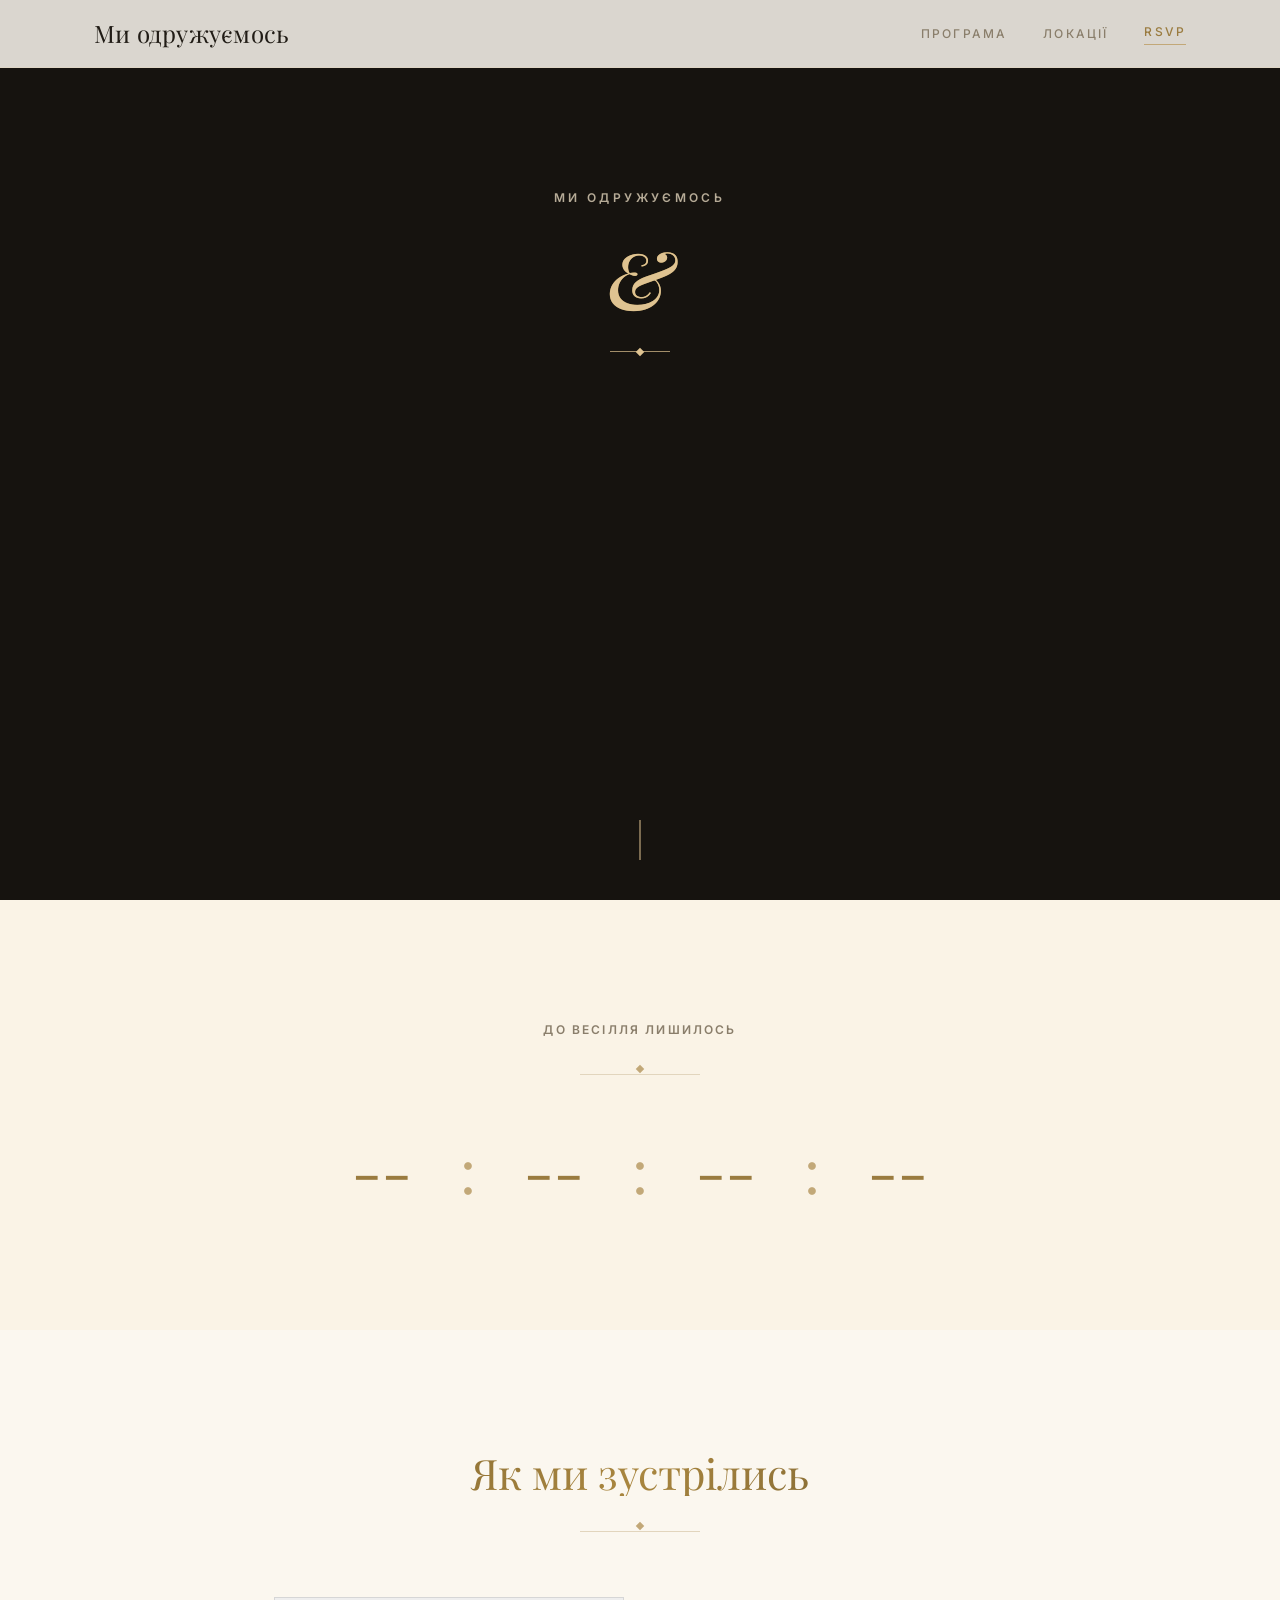
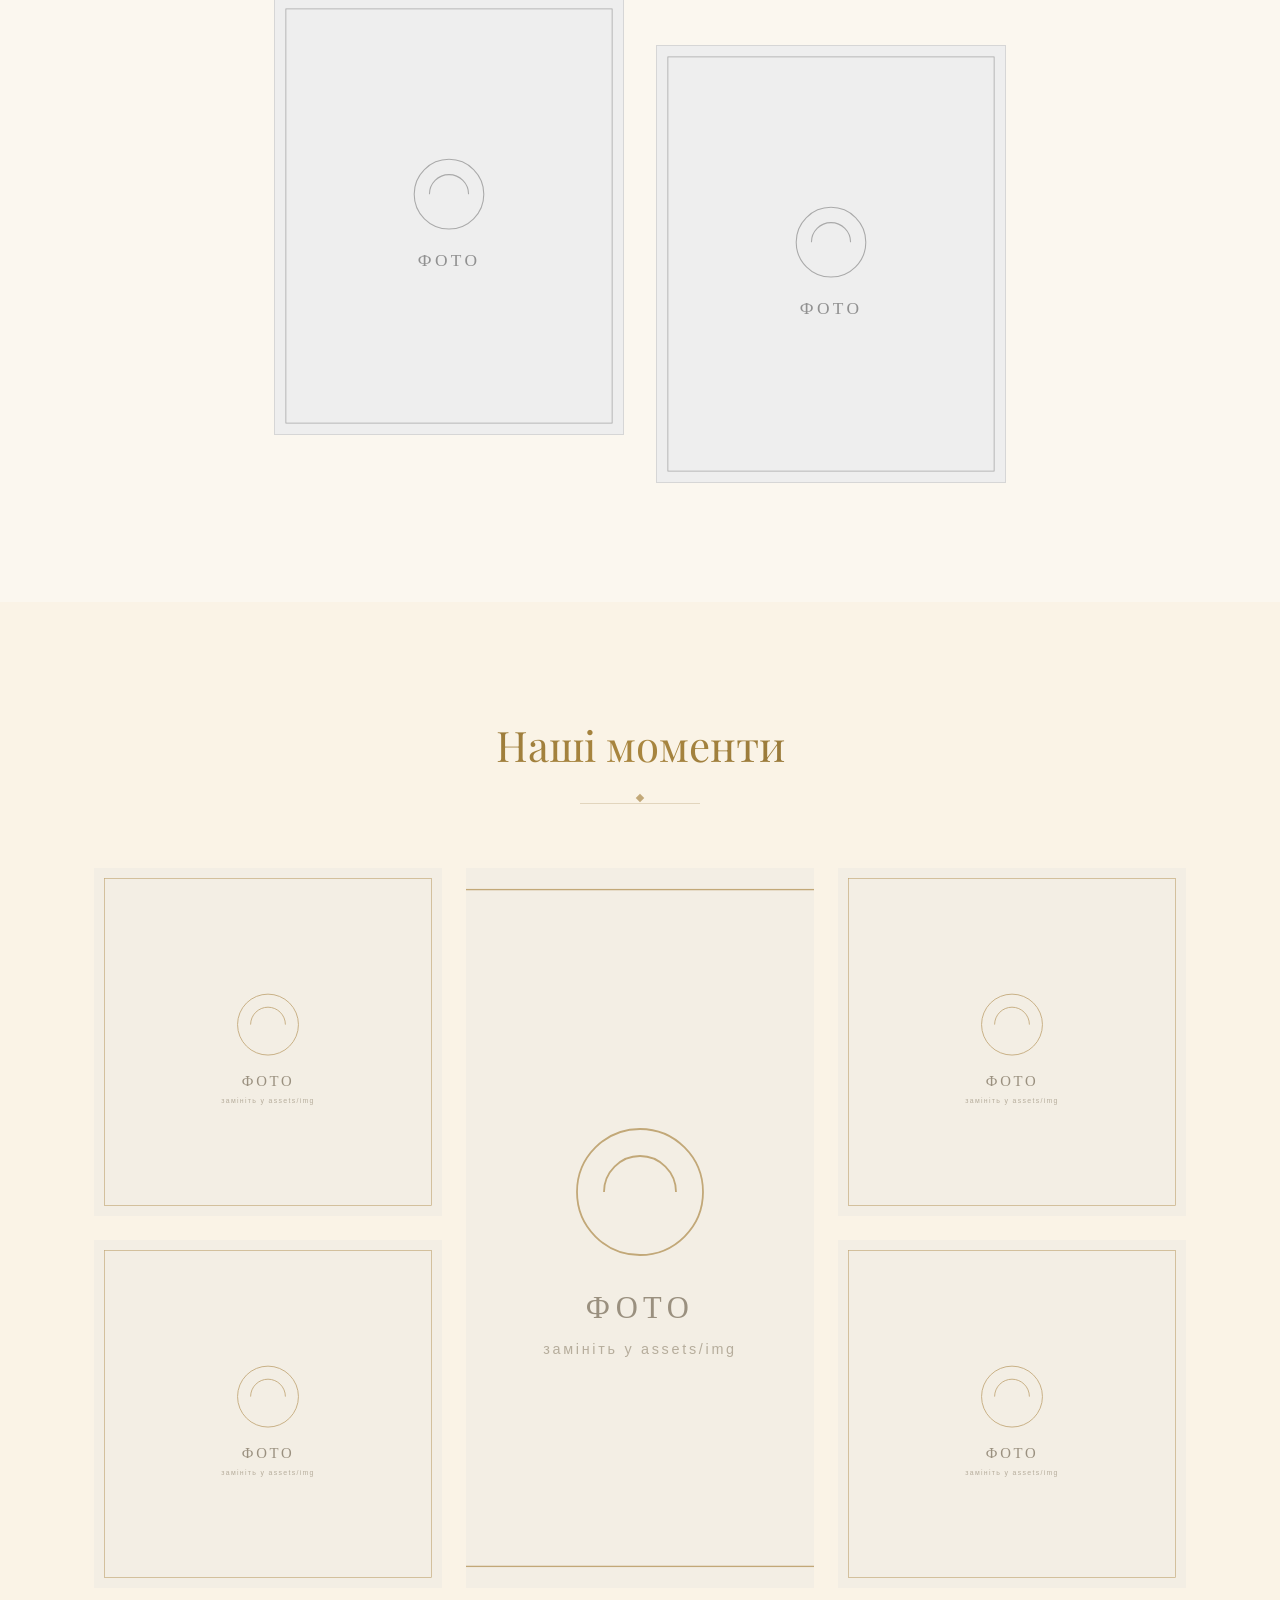
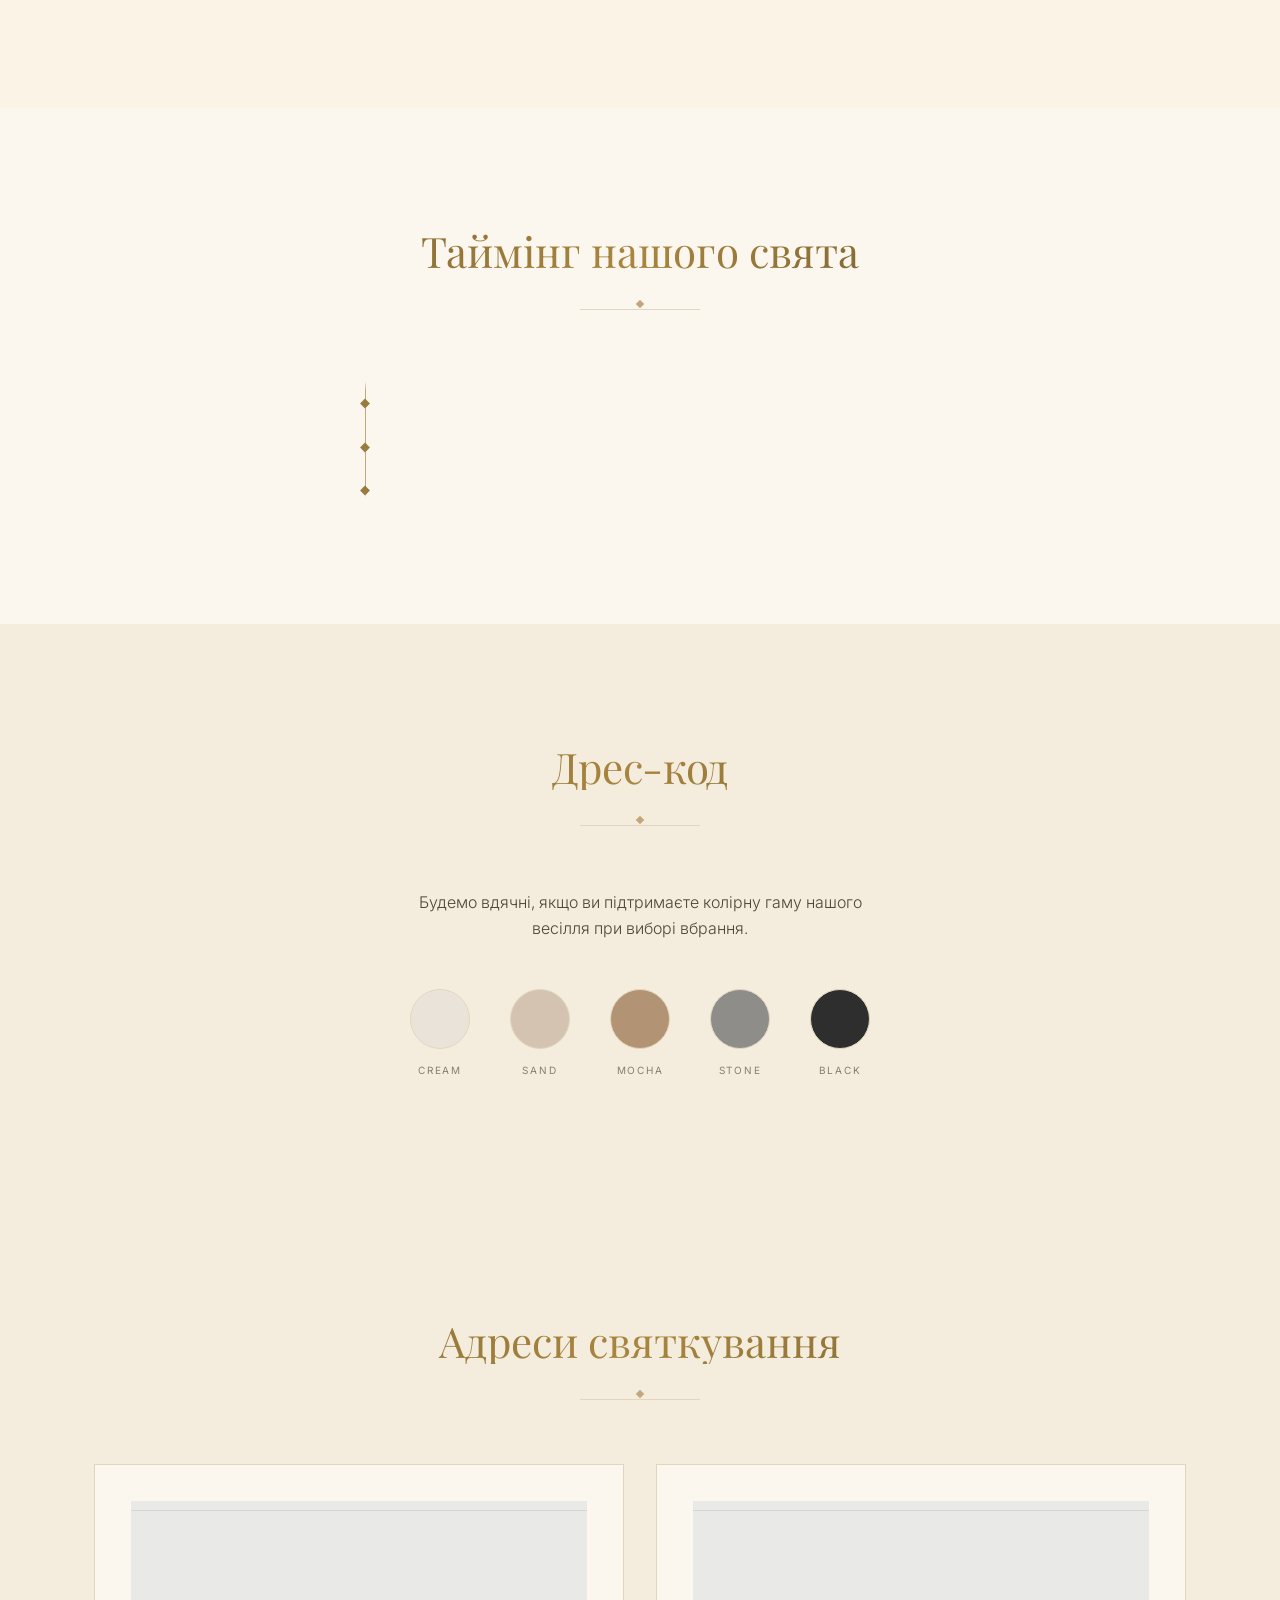
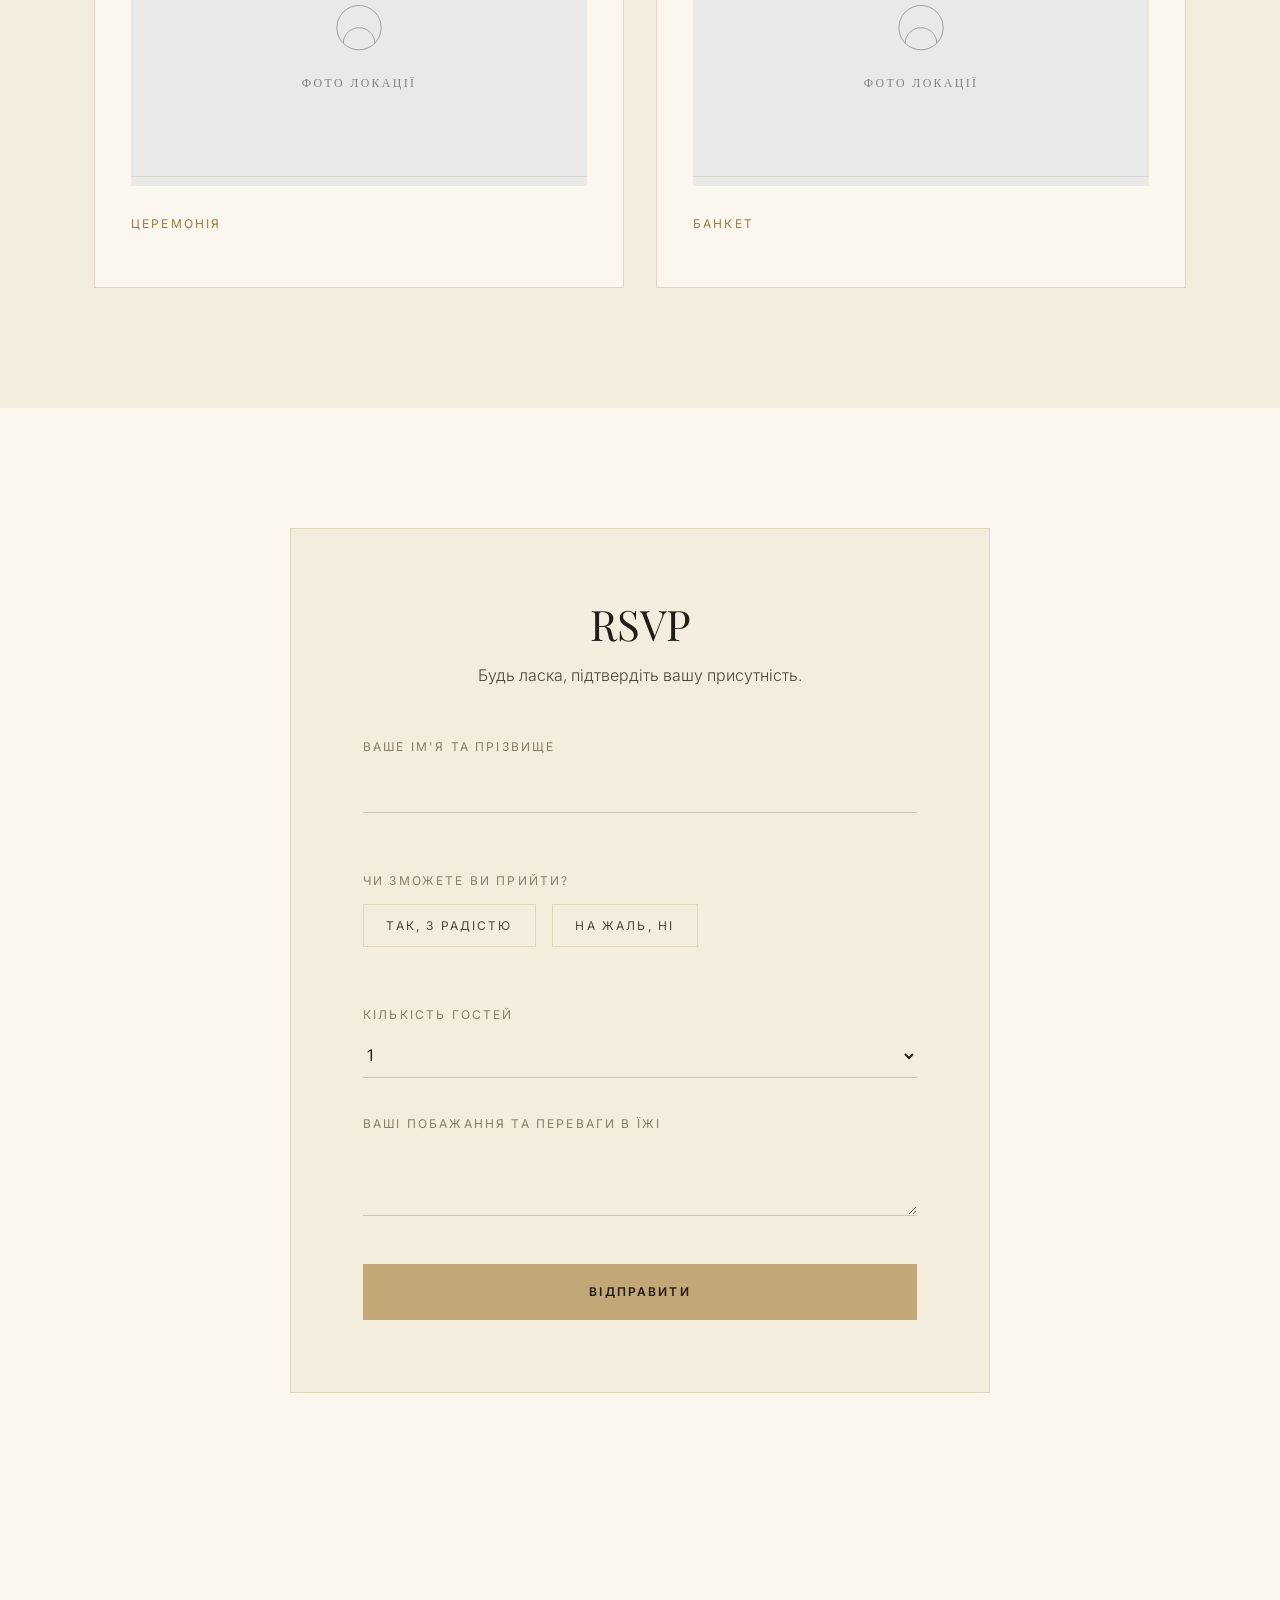
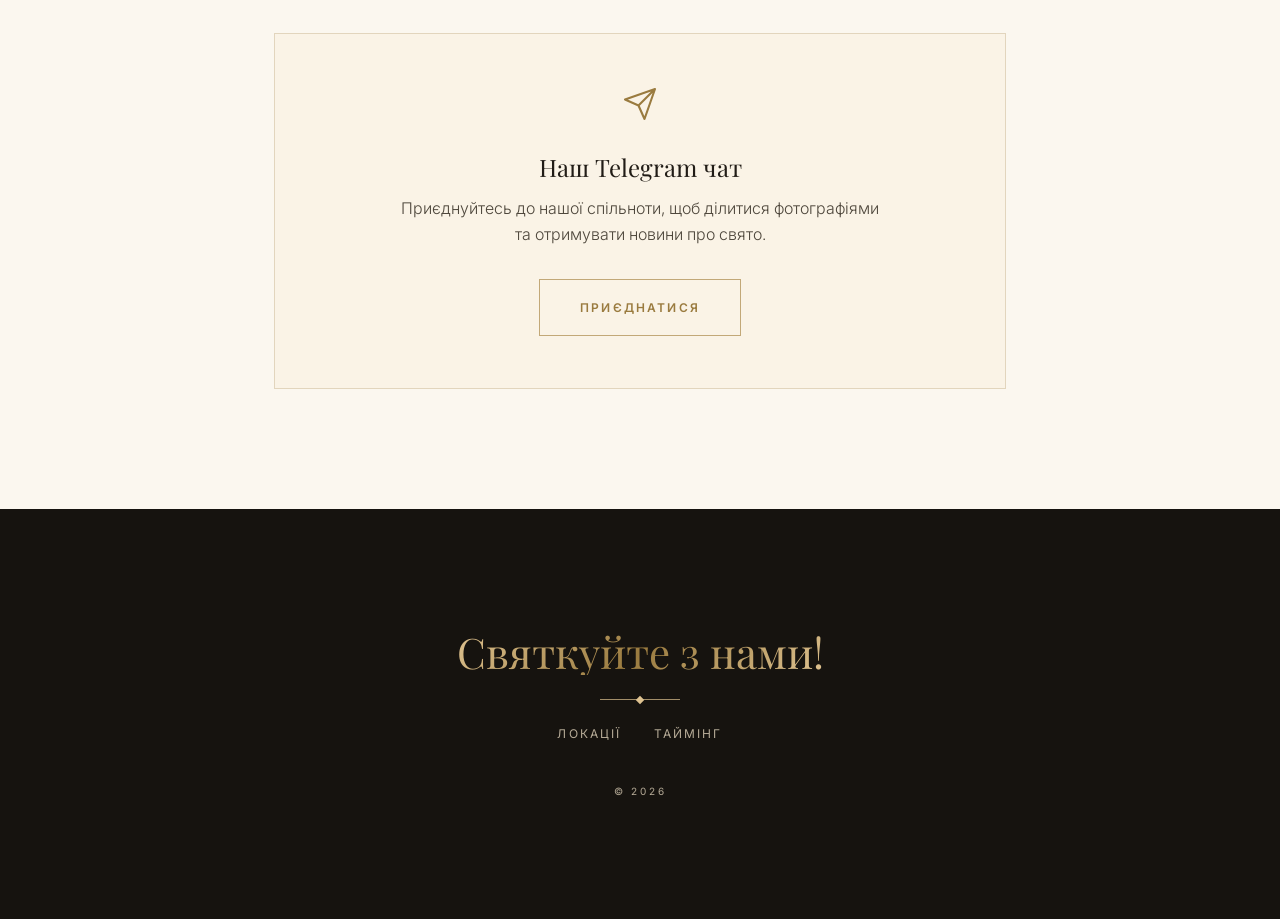
<file: 1/index.html>
<!doctype html>
<html lang="uk">
<head>
  <meta charset="utf-8">
  <meta name="viewport" content="width=device-width, initial-scale=1">
  <title>Вісточка | Онлайн-запрошення</title>
  <meta name="description" content="Вісточка: персональні онлайн-запрошення на ваші свята.">
  <link rel="icon" href="/favicon.svg" type="image/svg+xml">

  <!-- Open Graph / прев'ю при шері. Дефолти бренду; build-publish.ps1 перезаписує під кожну подію. -->
  <meta property="og:type" content="website">
  <meta property="og:site_name" content="Вісточка">
  <meta property="og:title" content="Вісточка | Онлайн-запрошення">
  <meta property="og:description" content="Персональні онлайн-запрошення на ваші свята.">
  <meta property="og:url" content="https://vistochka.pp.ua/">
  <meta name="twitter:card" content="summary_large_image">

  <link rel="preconnect" href="https://fonts.googleapis.com">
  <link rel="preconnect" href="https://fonts.gstatic.com" crossorigin>
  <!-- Fonts are loaded by css/tokens.css (@import), managed via Studio -> Design. -->

  <link rel="stylesheet" href="/css/tokens.css?v=3">
  <link rel="stylesheet" href="/css/base.css?v=2">
  <link rel="stylesheet" href="/css/sections.css?v=5">
</head>
<body>
  <main id="app"></main>

  <script src="/js/render.js?v=5"></script>
  <script src="/js/countdown.js?v=2"></script>
  <script src="/js/reveal.js?v=2"></script>
  <script src="/js/gallery.js?v=2"></script>
  <script src="/js/music.js?v=2"></script>
  <script src="/js/rsvp.js?v=4"></script>
  <script src="/js/boot.js?v=6"></script>
</body>
</html>
</file>
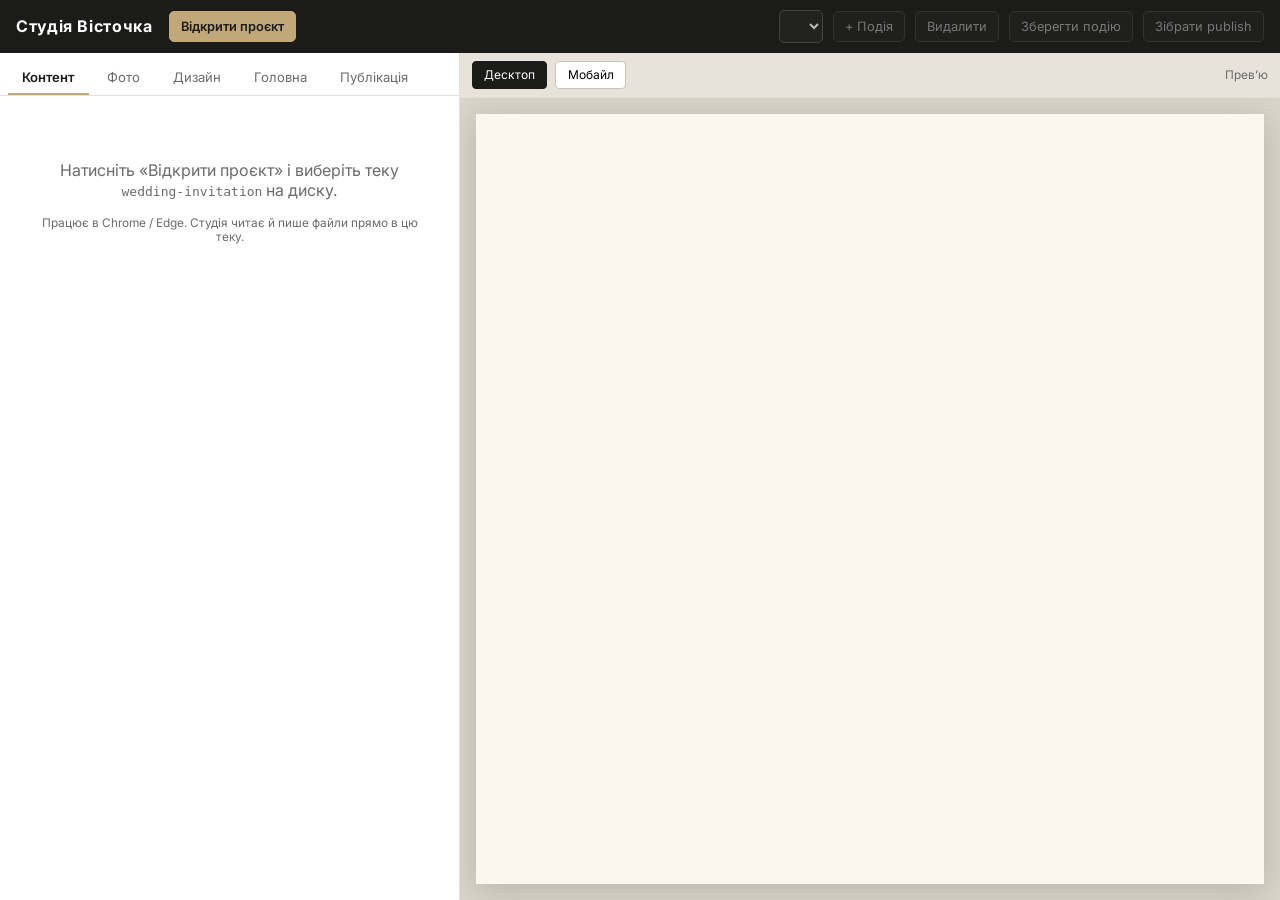
<file: studio.html>
<!doctype html>
<html lang="uk">
<head>
  <meta charset="utf-8">
  <meta name="viewport" content="width=device-width, initial-scale=1">
  <title>Студія Вісточка</title>
  <!-- Preview iframe (/) must wait for Studio to inject content. -->
  <script>window.__WEDDING_EDITOR__ = true;</script>
  <link rel="preconnect" href="https://fonts.googleapis.com">
  <link href="https://fonts.googleapis.com/css2?family=Inter:wght@400;500;600&display=swap" rel="stylesheet">
  <style>
    :root { --b:#e4dfd6; --ink:#1a1a1a; --muted:#6b6b6b; --accent:#c2a878; }
    * { box-sizing:border-box; }
    body { margin:0; font-family:"Inter",system-ui,sans-serif; color:var(--ink); background:#f1eee8; height:100vh; display:flex; flex-direction:column; }
    .bar { display:flex; align-items:center; gap:.6rem; flex-wrap:wrap; padding:.6rem 1rem; background:#1b1c1a; color:#fff; }
    .bar strong { letter-spacing:.04em; margin-right:.4rem; }
    .bar .proj { font-size:.78rem; color:#bdbab4; }
    .bar .sp { flex:1; }
    .bar button, .bar select { font:inherit; font-size:.8rem; padding:.45rem .7rem; border:1px solid #555; background:#262625; color:#fff; border-radius:5px; cursor:pointer; }
    .bar button.primary { background:var(--accent); border-color:var(--accent); color:#1b1c1a; font-weight:600; }
    .bar button:hover { filter:brightness(1.12); }
    .bar button:disabled { opacity:.4; cursor:default; }
    .main { flex:1; display:grid; grid-template-columns: minmax(340px,460px) 1fr; min-height:0; }
    @media (max-width:880px){ .main{ grid-template-columns:1fr; } }
    .left { display:flex; flex-direction:column; min-height:0; background:#fff; border-right:1px solid var(--b); }
    .tabs { display:flex; gap:.25rem; padding:.5rem .5rem 0; border-bottom:1px solid var(--b); }
    .tabs button { font:inherit; font-size:.82rem; padding:.5rem .9rem; border:0; background:none; color:var(--muted); cursor:pointer; border-bottom:2px solid transparent; }
    .tabs button.on { color:var(--ink); border-bottom-color:var(--accent); font-weight:600; }
    .panel { overflow-y:auto; padding:1rem 1.1rem 4rem; flex:1; }
    .preview { display:flex; flex-direction:column; min-width:0; background:#d9d3c9; }
    .ptools { display:flex; gap:.5rem; padding:.5rem .75rem; background:#e7e2da; border-bottom:1px solid var(--b); align-items:center; }
    .ptools button { font:inherit; font-size:.75rem; padding:.35rem .7rem; border:1px solid #c9c3b8; background:#fff; border-radius:4px; cursor:pointer; }
    .ptools button.on { background:#1b1c1a; color:#fff; border-color:#1b1c1a; }
    .frame-wrap { flex:1; overflow:auto; display:flex; justify-content:center; padding:1rem; }
    #pv { width:100%; height:100%; border:0; background:#fff; box-shadow:0 6px 30px rgba(0,0,0,.15); }
    .frame-wrap.mobile #pv { width:390px; height:760px; }

    fieldset { border:1px solid var(--b); border-radius:8px; margin:0 0 1rem; padding:.8rem 1rem 1rem; }
    legend { font-weight:600; font-size:.92rem; padding:0 .4rem; display:flex; align-items:center; gap:.5rem; }
    legend .tg { font-size:.7rem; font-weight:400; color:var(--muted); display:inline-flex; align-items:center; gap:.3rem; }
    label.f { display:block; margin:.6rem 0 0; font-size:.76rem; color:var(--muted); }
    label.f input[type=text], label.f input[type=url], label.f textarea, label.f select {
      width:100%; margin-top:.25rem; padding:.5rem .6rem; font:inherit; font-size:.88rem; border:1px solid var(--b); border-radius:5px; background:#fff; color:var(--ink); }
    label.f textarea { min-height:64px; resize:vertical; }
    .row { border:1px dashed var(--b); border-radius:6px; padding:.6rem .7rem; margin-top:.6rem; position:relative; background:#fcfbf9; }
    .row .rm { position:absolute; top:.35rem; right:.4rem; border:0; background:none; color:#b3261e; cursor:pointer; font-size:1rem; }
    .add { margin-top:.6rem; font:inherit; font-size:.8rem; padding:.45rem .8rem; border:1px solid var(--accent); background:#fff; border-radius:5px; cursor:pointer; }
    .add:hover { background:var(--accent); }
    .swrow { display:flex; gap:.5rem; align-items:center; }
    .swrow input[type=color]{ width:42px; height:34px; padding:0; border:1px solid var(--b); border-radius:5px; background:#fff; }
    .photo { display:flex; gap:.7rem; align-items:center; border:1px solid var(--b); border-radius:8px; padding:.6rem; margin-top:.6rem; }
    .photo img { width:64px; height:64px; object-fit:cover; border-radius:5px; background:#eee; border:1px solid var(--b); }
    .photo .meta { flex:1; min-width:0; }
    .photo .meta b { font-size:.85rem; }
    .photo .meta div { font-size:.72rem; color:var(--muted); white-space:nowrap; overflow:hidden; text-overflow:ellipsis; }
    .hint { font-size:.74rem; color:var(--muted); margin:.4rem 0; }
    .design-color { display:flex; align-items:center; gap:.6rem; margin-top:.55rem; }
    .design-color span { font-size:.8rem; flex:1; }
    .empty { padding:2rem 1rem; text-align:center; color:var(--muted); }
    .empty button { margin-top:1rem; }
    .toast { position:fixed; left:50%; bottom:1.3rem; transform:translateX(-50%); background:#1b1c1a; color:#fff; padding:.6rem 1rem; border-radius:6px; font-size:.85rem; z-index:99; box-shadow:0 6px 24px rgba(0,0,0,.25); }
  </style>
</head>
<body>
  <header class="bar">
    <strong>Студія Вісточка</strong>
    <button id="open" class="primary">Відкрити проєкт</button>
    <span class="proj" id="proj"></span>
    <span class="sp"></span>
    <select id="events" title="Подія" disabled></select>
    <button id="newEvent" disabled>+ Подія</button>
    <button id="delEvent" disabled>Видалити</button>
    <button id="save" disabled>Зберегти подію</button>
    <button id="build" disabled>Зібрати publish</button>
  </header>

  <div class="main">
    <div class="left">
      <nav class="tabs">
        <button data-tab="content" class="on">Контент</button>
        <button data-tab="photos">Фото</button>
        <button data-tab="design">Дизайн</button>
        <button data-tab="site">Головна</button>
        <button data-tab="publish">Публікація</button>
      </nav>
      <div class="panel" id="panel">
        <div class="empty">
          <p>Натисніть «Відкрити проєкт» і виберіть теку<br><code>wedding-invitation</code> на диску.</p>
          <p class="hint">Працює в Chrome / Edge. Студія читає й пише файли прямо в цю теку.</p>
        </div>
      </div>
    </div>
    <div class="preview">
      <div class="ptools">
        <button data-view="desktop" class="on">Десктоп</button>
        <button data-view="mobile">Мобайл</button>
        <span class="hint" style="margin-left:auto">Превʼю</span>
      </div>
      <div class="frame-wrap" id="frameWrap"><iframe id="pv" src="/" title="Превʼю"></iframe></div>
    </div>
  </div>

  <script src="/js/studio.js?v=5"></script>
</body>
</html>
</file>
<file: css/tokens.css>
@import url('https://fonts.googleapis.com/css2?family=Playfair+Display:ital,wght@0,400;0,500;0,600;1,400&family=Inter:wght@300;400;500;600&display=swap');
/* ============================================================
   tokens.css — design tokens (single source of visual truth)
   Fonts are loaded via the @import above (managed by Studio -> Design),
   so changing the typeface is a one-file edit here.
   ------------------------------------------------------------
   Source: Claude Design handoff "Aurelian Editorial / Modern Luxe Gold"
   (design/Modern Luxe Gold/DESIGN.md). Editorial luxe: warm ivory +
   champagne, Playfair Display + Inter, gold-foil accents (CSS gradients),
   sharp corners, hairline gold dividers, dark "evening" hero + footer.
   Re-skin happens here + sections.css only.
   ============================================================ */

:root {
  /* ---- Color (from handoff) ---- */
  --bg: #fbf7ef;             /* ivory canvas */
  --surface-low: #faf3e6;    /* lightest champagne section */
  --surface: #f4ecdd;        /* champagne section */
  --surface-high: #ece8e0;   /* image placeholder bg */
  --rsvp-bg: #f4ecdd;        /* RSVP card (champagne) */

  --ink: #211c16;            /* primary text / headings */
  --ink-2: #4d463b;          /* secondary body text */
  --muted: #8a7e6b;          /* labels, metadata */
  --line: #e2d5bd;           /* gold-tinted hairline dividers */
  --field-line: #cfc5b7;     /* input underline (rest) */

  --accent: #c2a878;         /* solid gold (buttons, interactive) */
  --accent-deep: #9a7b3f;    /* readable gold for TEXT on light (AA large) */
  --gold-bright: #dfc391;    /* light gold for gradients on dark */

  /* gold "foil" gradients */
  --gold-grad: linear-gradient(135deg, #dfc391 0%, #9a7b3f 50%, #dfc391 100%);      /* on dark: shines */
  --gold-grad-deep: linear-gradient(135deg, #7e6430 0%, #a9863f 50%, #6f5a2e 100%); /* on light: readable */

  /* dark "evening" contexts (hero, footer) */
  --ink-dark: #16130f;
  --on-dark: #f4ecdd;
  --on-dark-muted: #b6ab97;

  --btn-bg: #c2a878;         /* primary button = solid gold */
  --btn-on: #211c16;         /* ink text on gold */
  --btn-hover: #b3975f;

  /* ---- Typography ---- */
  --font-display: "Playfair Display", Georgia, "Times New Roman", serif;
  --font-body: "Inter", system-ui, -apple-system, "Segoe UI", Roboto, sans-serif;

  --fs-display: clamp(2.75rem, 1.4rem + 5.6vw, 5rem);   /* names 44 -> 80 */
  --fs-h2: clamp(1.8rem, 1.3rem + 2vw, 2.625rem);       /* headline-md 29 -> 42 */
  --fs-h3: 1.5rem;                                       /* headline-sm 24 */
  --fs-body-lg: 1.125rem;                                /* 18 */
  --fs-body: 1rem;                                       /* 16 */
  --fs-label: 0.75rem;                                   /* 12, caps */

  --lh-tight: 1.1;
  --lh-body: 1.6;
  --tracking-display: -0.02em;
  --tracking-label: 0.18em;
  --tracking-wide: 0.28em;

  /* ---- Layout ---- */
  --container: 780px;
  --container-wide: 1140px;
  --gutter: 24px;
  --section-space: clamp(4rem, 2.5rem + 9vw, 7.5rem);  /* 64 -> 120 */

  /* ---- Shape (sharp / editorial) ---- */
  --radius: 0;
  --hairline: 1px;
  --field-border: 1px solid var(--field-line);

  /* ---- Motion ---- */
  --ease: cubic-bezier(0.215, 0.61, 0.355, 1);
  --reveal-duration: 1100ms;
  --reveal-shift: 40px;
}
</file>
<file: css/base.css>
/* ============================================================
   base.css — reset, typography, layout primitives, utilities
   Depends only on tokens.css.
   ============================================================ */

*, *::before, *::after { box-sizing: border-box; }

html { -webkit-text-size-adjust: 100%; scroll-behavior: smooth; }

@media (prefers-reduced-motion: reduce) {
  html { scroll-behavior: auto; }
}

body {
  margin: 0;
  background: var(--bg);
  color: var(--ink);
  font-family: var(--font-body);
  font-size: var(--fs-body);
  line-height: var(--lh-body);
  font-weight: 400;
  -webkit-font-smoothing: antialiased;
  text-rendering: optimizeLegibility;
  overflow-x: hidden;
}

img { max-width: 100%; display: block; }

a { color: inherit; }

h1, h2, h3 {
  font-family: var(--font-display);
  font-weight: 400;
  line-height: var(--lh-tight);
  margin: 0;
  font-feature-settings: "liga" 1, "dlig" 1;
}

p { margin: 0 0 1rem; }
p:last-child { margin-bottom: 0; }

button { font: inherit; cursor: pointer; }

:focus-visible {
  outline: 2px solid var(--accent);
  outline-offset: 3px;
}

/* ---- Layout primitives ---- */
.container {
  width: 100%;
  max-width: var(--container);
  margin-inline: auto;
  padding-inline: var(--gutter);
}
.container--wide { max-width: var(--container-wide); }

.section { padding-block: var(--section-space); }
.section--surface-low { background: var(--surface-low); }
.section--surface { background: var(--surface); }

/* ---- Shared section heading ---- */
.eyebrow {
  font-family: var(--font-body);
  font-size: var(--fs-label);
  letter-spacing: var(--tracking-label);
  text-transform: uppercase;
  color: var(--muted);
  font-weight: 600;
  margin: 0 0 1.25rem;
}

.section__heading {
  font-family: var(--font-display);
  font-size: var(--fs-h2);
  text-align: center;
  margin: 0;
}

.section__head {
  text-align: center;
  margin-bottom: clamp(2.5rem, 5vw, 4rem);
}

/* thin centered divider, 40-60% feel (fixed short width) */
.rule {
  width: 80px;
  height: var(--hairline);
  background: var(--line);
  border: 0;
  margin: 1.5rem auto 0;
}

/* ---- Buttons (sharp, editorial) ---- */
.btn {
  display: inline-flex;
  align-items: center;
  justify-content: center;
  gap: 0.6rem;
  padding: 1.1rem 2.5rem;
  font-family: var(--font-body);
  font-size: var(--fs-label);
  font-weight: 600;
  letter-spacing: var(--tracking-label);
  text-transform: uppercase;
  text-decoration: none;
  border: 1px solid var(--btn-bg);
  background: var(--btn-bg);
  color: var(--btn-on);
  border-radius: var(--radius);
  transition: background 0.35s var(--ease), color 0.35s var(--ease), opacity 0.35s var(--ease);
}
.btn:hover { background: var(--btn-hover); border-color: var(--btn-hover); }

.btn--ghost {
  background: transparent;
  color: var(--accent-deep);
  border-color: var(--accent);
}
.btn--ghost:hover { background: var(--accent); color: var(--btn-on); border-color: var(--accent); }

.btn[disabled] { opacity: 0.5; cursor: default; }

/* ---- Scroll reveal (driven by js/reveal.js) ---- */
.reveal {
  opacity: 0;
  transform: translateY(var(--reveal-shift));
  transition: opacity var(--reveal-duration) var(--ease),
              transform var(--reveal-duration) var(--ease);
  will-change: opacity, transform;
}
.reveal.in-view { opacity: 1; transform: none; }

@media (prefers-reduced-motion: reduce) {
  .reveal { opacity: 1; transform: none; transition: none; }
}

/* ---- Utilities ---- */
.is-hidden { display: none !important; }
.visually-hidden {
  position: absolute; width: 1px; height: 1px;
  padding: 0; margin: -1px; overflow: hidden;
  clip: rect(0 0 0 0); white-space: nowrap; border: 0;
}
</file>
<file: css/sections.css>
/* ============================================================
   sections.css — per-section styling
   Source: Claude Design handoff "Aurelian Editorial / Modern Luxe Gold".
   References tokens only; gold "foil" is CSS gradients (no images).
   ============================================================ */

/* ---------- GOLD FOIL TEXT (display headings + names) ---------- */
.section__heading, .hero__names, .footer__text, .landing__brand {
  -webkit-background-clip: text;
  background-clip: text;
  -webkit-text-fill-color: transparent;
}
.section__heading, .landing__brand { background-image: var(--gold-grad-deep); }
.hero__names, .footer__text { background-image: var(--gold-grad); }
@supports not ((-webkit-background-clip: text) or (background-clip: text)) {
  .section__heading, .landing__brand { -webkit-text-fill-color: var(--accent-deep); color: var(--accent-deep); }
  .hero__names, .footer__text { -webkit-text-fill-color: var(--gold-bright); color: var(--gold-bright); }
}

/* gold hairline divider with a centred diamond (the signature motif) */
.hero__divider, .footer__divider, .landing__rule {
  position: relative; height: 1px; border: 0;
}
.hero__divider::after, .footer__divider::after, .landing__rule::after,
.section__head::after {
  content: ""; position: absolute; left: 50%; top: 50%;
  width: 6px; height: 6px; transform: translate(-50%, -50%) rotate(45deg);
  background: var(--accent);
}

/* ---------- LANDING (root /) — multi-section brand page ---------- */
.landing__brand { font-family: var(--font-display); font-weight: 500; }

/* landing nav */
.lnav { position: sticky; top: 0; z-index: 50; background: color-mix(in srgb, var(--bg) 88%, transparent); -webkit-backdrop-filter: blur(10px); backdrop-filter: blur(10px); border-bottom: 1px solid color-mix(in srgb, var(--line) 55%, transparent); }
.lnav__inner { display: flex; align-items: center; justify-content: space-between; max-width: var(--container-wide); margin-inline: auto; padding: 0.9rem var(--gutter); }
.lnav__brand { font-family: var(--font-display); font-size: var(--fs-h3); }
.lnav__cta { font-size: var(--fs-label); letter-spacing: var(--tracking-label); text-transform: uppercase; font-weight: 500; text-decoration: none; color: var(--accent-deep); border-bottom: 1px solid var(--accent); padding-bottom: 3px; }
.lnav__cta:hover { color: var(--accent); }

/* landing hero */
.lhero { text-align: center; padding: clamp(3.5rem, 9vw, 6rem) var(--gutter) 0; }
.lhero__inner { max-width: 46rem; margin-inline: auto; }
.lhero__eyebrow { font-size: var(--fs-label); letter-spacing: var(--tracking-wide); text-transform: uppercase; color: var(--accent-deep); font-weight: 500; margin: 0 0 1.5rem; }
.lhero__brand { font-size: clamp(3rem, 9vw, 5.5rem); letter-spacing: var(--tracking-display); margin: 0; line-height: 1.05; }
.lhero__rule { position: relative; width: 120px; height: 1px; background: var(--accent); margin: 2rem auto; }
.lhero__rule::after { content: ""; position: absolute; left: 50%; top: 50%; width: 6px; height: 6px; background: var(--accent); transform: translate(-50%, -50%) rotate(45deg); }
.lhero__tag { font-size: var(--fs-body-lg); font-weight: 300; color: var(--ink-2); max-width: 46ch; margin: 0 auto; }
.lhero__media { max-width: var(--container-wide); margin: clamp(2.5rem, 6vw, 4rem) auto 0; padding-inline: var(--gutter); }
.lhero__media img { width: 100%; aspect-ratio: 16 / 7; object-fit: cover; border: 1px solid var(--line); filter: grayscale(1); }

/* landing about + features */
.labout { padding-block: var(--section-space); }
.labout__inner { max-width: var(--container-wide); margin-inline: auto; padding-inline: var(--gutter); display: grid; gap: clamp(2.5rem, 6vw, 4rem); align-items: center; grid-template-columns: 1fr; }
@media (min-width: 860px) { .labout__inner { grid-template-columns: 1.1fr 0.9fr; } }
.labout__heading { text-align: left; font-size: var(--fs-h2); }
.labout__lead { color: var(--ink-2); font-weight: 300; font-size: var(--fs-body-lg); margin: 1.5rem 0 2rem; }
.features { list-style: none; margin: 0; padding: 0; display: grid; gap: 1.5rem; }
.feature { display: grid; grid-template-columns: auto 1fr; gap: 1rem; align-items: start; }
.feature__mark { width: 9px; height: 9px; margin-top: 0.5rem; background: var(--accent); transform: rotate(45deg); }
.feature__body { display: flex; flex-direction: column; gap: 0.25rem; }
.feature__title { font-size: var(--fs-body-lg); color: var(--ink); }
.feature__text { color: var(--muted); font-weight: 300; }
.labout__media img { width: 100%; aspect-ratio: 4 / 5; object-fit: cover; border: 1px solid var(--line); filter: grayscale(1); }

/* landing portfolio */
.lwork__grid { display: grid; gap: 1rem; grid-template-columns: repeat(2, 1fr); }
@media (min-width: 760px) { .lwork__grid { grid-template-columns: repeat(3, 1fr); gap: 1.5rem; } }
.lwork__item { margin: 0; overflow: hidden; }
.lwork__item img { width: 100%; aspect-ratio: 3 / 4; object-fit: cover; filter: grayscale(1); transition: transform 1.1s var(--ease), filter 0.7s var(--ease); }
.lwork__item:hover img { transform: scale(1.05); filter: grayscale(0.3); }
.lwork__item figcaption { margin-top: 0.75rem; font-size: var(--fs-label); letter-spacing: var(--tracking-label); text-transform: uppercase; color: var(--muted); text-align: center; }

/* contacts (boxed gold cards) */
.contacts { display: grid; grid-template-columns: 1fr; gap: 1rem; max-width: 720px; margin-inline: auto; }
@media (min-width: 640px) { .contacts { grid-template-columns: repeat(3, 1fr); } }
.contact { display: flex; flex-direction: column; align-items: center; gap: 0.8rem; text-decoration: none; color: var(--ink); border: 1px solid var(--line); padding: 1.75rem 1rem; transition: border-color 0.3s var(--ease), background 0.3s var(--ease); }
.contact:hover { border-color: var(--accent); background: var(--surface-low); }
.contact__icon { width: 40px; height: 40px; display: grid; place-items: center; color: var(--accent-deep); }
.contact:hover .contact__icon { color: var(--accent); }
.contact__label { font-size: var(--fs-label); letter-spacing: var(--tracking-label); text-transform: uppercase; color: var(--muted); }
.contact:hover .contact__label { color: var(--ink); }

/* ---------- TOP NAV ---------- */
.nav {
  position: fixed; top: 0; left: 0; width: 100%; z-index: 50;
  background: color-mix(in srgb, var(--bg) 86%, transparent);
  -webkit-backdrop-filter: blur(10px); backdrop-filter: blur(10px);
  border-bottom: 1px solid color-mix(in srgb, var(--line) 55%, transparent);
}
.nav__inner {
  display: flex; align-items: center; justify-content: space-between;
  padding: 0.9rem var(--gutter);
  margin-inline: auto; max-width: var(--container-wide);
}
.nav__brand { font-family: var(--font-display); font-size: var(--fs-h3); color: var(--ink); letter-spacing: 0.01em; }
.nav__links { display: none; gap: 2.25rem; align-items: center; }
@media (min-width: 768px) { .nav__links { display: flex; } }
.nav__link {
  font-size: var(--fs-label); letter-spacing: var(--tracking-label);
  text-transform: uppercase; font-weight: 500; text-decoration: none;
  color: var(--muted); transition: color 0.3s var(--ease);
}
.nav__link:hover { color: var(--ink); }
.nav__link--cta { color: var(--accent-deep); border-bottom: 1px solid var(--accent); padding-bottom: 3px; }
.nav__link--cta:hover { color: var(--accent); }

/* ---------- HERO (dark "evening") ---------- */
.hero {
  position: relative;
  min-height: 100svh;
  display: grid;
  place-items: center;
  text-align: center;
  padding: var(--gutter);
  background: var(--ink-dark);
  color: var(--on-dark);
  overflow: hidden;
}
.hero__bg { position: absolute; inset: 0; background-size: cover; background-position: center; z-index: -2; opacity: 0.5; }
.hero__bg::after {
  content: ""; position: absolute; inset: 0;
  background: linear-gradient(to bottom, rgba(22,19,15,0.55), rgba(22,19,15,0.85));
}
.hero--no-image .hero__bg { background: var(--ink-dark); opacity: 1; }
.hero--no-image .hero__bg::after { display: none; }

.hero__inner { position: relative; z-index: 1; max-width: min(92vw, 42rem); }
.hero__eyebrow { letter-spacing: var(--tracking-wide); margin-bottom: 1.75rem; color: var(--on-dark-muted); }
.hero__names {
  font-family: var(--font-display);
  font-size: var(--fs-display);
  letter-spacing: var(--tracking-display);
  font-weight: 500;
  line-height: 1.05;
  margin: 0;
  padding-inline: 0.08em; /* breathing room so background-clip never cuts edge glyphs */
}
/* stack as name / & / name so each line fits and never overflows the clip box */
.hero__sep { display: block; -webkit-text-fill-color: var(--gold-bright); font-style: italic; margin: 0.08em 0; }
.hero__divider { width: 60px; background: color-mix(in srgb, var(--gold-bright) 70%, transparent); margin: 2rem auto; }
.hero__divider::after { background: var(--gold-bright); }
.hero__date { font-family: var(--font-display); font-size: var(--fs-h3); letter-spacing: 0.04em; color: var(--on-dark); }
.hero__subtitle { margin-top: 1.5rem; font-size: var(--fs-body); font-weight: 300; color: var(--on-dark-muted); font-style: italic; max-width: 38ch; margin-inline: auto; }

.hero__scroll { position: absolute; bottom: 2.5rem; left: 50%; transform: translateX(-50%); z-index: 1; display: block; }
.hero__scroll-line {
  display: block; width: 1px; height: 40px; margin: 0 auto;
  background: var(--gold-bright); transform-origin: top;
  animation: scrolldown 2s infinite ease-in-out;
}
@keyframes scrolldown {
  0% { transform: scaleY(0); transform-origin: top; }
  50% { transform: scaleY(1); transform-origin: top; }
  51% { transform: scaleY(1); transform-origin: bottom; }
  100% { transform: scaleY(0); transform-origin: bottom; }
}
@media (prefers-reduced-motion: reduce) { .hero__scroll-line { animation: none; } }

/* ---------- SECTION HEADS ---------- */
.section__head { position: relative; padding-bottom: 2.25rem; }
.section__head::after {
  /* the diamond is positioned on a gold hairline drawn under the heading */
  background: var(--accent);
  box-shadow: 0 0 0 0 transparent;
}
.section__head::before {
  content: ""; position: absolute; left: 50%; bottom: 0; transform: translateX(-50%);
  width: 120px; height: 1px; background: var(--line);
}
.section__head::after { top: auto; bottom: 0; }

/* ---------- COUNTDOWN ---------- */
.countdown { text-align: center; }
.countdown__grid {
  display: flex; justify-content: center; align-items: flex-start;
  gap: clamp(0.75rem, 4vw, 3rem);
  margin-top: 1rem;
}
.countdown__cell { display: flex; flex-direction: column; }
.countdown__num {
  font-family: var(--font-display);
  font-size: clamp(2.5rem, 6vw, 3.75rem);
  font-weight: 500; line-height: 1;
  color: var(--accent-deep); font-variant-numeric: tabular-nums;
}
.countdown__label { font-size: 0.625rem; letter-spacing: var(--tracking-label); text-transform: uppercase; color: var(--muted); margin-top: 0.7rem; }
.countdown__sep {
  font-family: var(--font-display); color: var(--accent);
  font-size: clamp(2.5rem, 6vw, 3.75rem); line-height: 1;
}
.countdown__done { font-family: var(--font-display); font-size: var(--fs-h3); margin-top: 1.5rem; color: var(--accent-deep); }

/* ---------- STORY ---------- */
.story__text { text-align: center; max-width: 600px; margin-inline: auto; color: var(--ink-2); font-size: var(--fs-body-lg); font-weight: 300; }
.story__text p { margin-bottom: 1.5rem; }
.story__images { display: grid; gap: 2rem; margin-top: clamp(2.5rem, 5vw, 4rem); grid-template-columns: 1fr; }
@media (min-width: 700px) { .story__images { grid-template-columns: 1fr 1fr; } .story__images img:nth-child(2) { margin-top: 3rem; } }
.story__images img {
  width: 100%; aspect-ratio: 4 / 5; object-fit: cover;
  border: 1px solid var(--line);
  filter: grayscale(1); transition: filter 0.7s var(--ease);
}
.story__images img:hover { filter: grayscale(0); }

/* ---------- GALLERY ---------- */
.gallery__grid { display: grid; gap: 1rem; grid-template-columns: repeat(2, 1fr); }
.gallery__item { border: 0; padding: 0; margin: 0; background: none; overflow: hidden; cursor: pointer; position: relative; }
.gallery__item img { width: 100%; aspect-ratio: 1; object-fit: cover; transition: transform 1.2s var(--ease); }
.gallery__item::after { content: ""; position: absolute; inset: 0; border: 1px solid transparent; transition: border-color 0.4s var(--ease); pointer-events: none; }
.gallery__item:hover img { transform: scale(1.05); }
.gallery__item:hover::after { border-color: var(--accent); }
@media (min-width: 700px) {
  .gallery__grid { grid-template-columns: repeat(3, 1fr); gap: 1.5rem; }
  .gallery__item:nth-child(2) { grid-row: span 2; }
  .gallery__item:nth-child(2) img { aspect-ratio: auto; height: 100%; }
}

/* ---------- TIMELINE (vertical gold line + diamond markers) ---------- */
.timeline__list { list-style: none; position: relative; max-width: 560px; margin: 0 auto; padding: 0 0 0 2.5rem; }
.timeline__list::before {
  content: ""; position: absolute; left: 5px; top: 0.4rem; bottom: 0.4rem; width: 1px;
  background: linear-gradient(to bottom, transparent, var(--accent) 8%, var(--accent) 92%, transparent);
}
.timeline__item {
  position: relative; display: grid;
  grid-template-columns: 5rem 1fr; column-gap: 1.25rem; row-gap: 0.2rem;
  align-items: baseline; padding: 1.25rem 0; text-align: left;
}
.timeline__item::before {
  content: ""; position: absolute; left: calc(-2.5rem + 5px); top: 1.65rem;
  width: 7px; height: 7px; background: var(--accent-deep);
  transform: translateX(-50%) rotate(45deg);
}
.timeline__time { grid-column: 1; grid-row: 1; font-family: var(--font-display); font-size: var(--fs-h3); color: var(--accent-deep); font-variant-numeric: tabular-nums; }
.timeline__title { grid-column: 2; grid-row: 1; font-size: var(--fs-body-lg); text-transform: uppercase; letter-spacing: var(--tracking-label); }
.timeline__note { grid-column: 2; grid-row: 2; font-size: var(--fs-label); letter-spacing: var(--tracking-label); text-transform: uppercase; color: var(--muted); }

/* ---------- DRESS CODE ---------- */
.dresscode { text-align: center; }
.dresscode__text { max-width: 30rem; margin: 0 auto 3rem; color: var(--ink-2); font-weight: 300; }
.dresscode__palette { display: flex; flex-wrap: wrap; justify-content: center; gap: clamp(1.5rem, 4vw, 2.5rem); }
.swatch { display: flex; flex-direction: column; align-items: center; gap: 0.8rem; }
.swatch__chip { width: 60px; height: 60px; border-radius: 50%; border: 1px solid var(--line); }
.swatch__name { font-size: 0.625rem; letter-spacing: var(--tracking-label); text-transform: uppercase; color: var(--muted); }

/* ---------- VENUES (bordered champagne cards) ---------- */
.venues { background: var(--surface); }
.venues__grid { display: grid; gap: 2rem; grid-template-columns: 1fr; }
@media (min-width: 768px) { .venues__grid { grid-template-columns: repeat(2, 1fr); } }
.venue { display: flex; flex-direction: column; background: var(--bg); border: 1px solid var(--line); padding: clamp(1.5rem, 4vw, 2.25rem); }
.venue__img-wrap { overflow: hidden; margin-bottom: 1.75rem; }
.venue__img { width: 100%; aspect-ratio: 16 / 10; object-fit: cover; background: var(--surface-high); filter: grayscale(1); opacity: 0.9; transition: transform 1s var(--ease), filter 0.7s var(--ease); }
.venue__img-wrap:hover .venue__img { transform: scale(1.05); filter: grayscale(0.3); }
.venue__label { font-size: var(--fs-label); letter-spacing: var(--tracking-label); text-transform: uppercase; color: var(--accent-deep); margin-bottom: 0.6rem; }
.venue__name { font-family: var(--font-display); font-size: var(--fs-h3); margin-bottom: 0.5rem; color: var(--ink); }
.venue__address { color: var(--ink-2); margin-bottom: 0.9rem; }
.venue__time { font-size: var(--fs-label); letter-spacing: var(--tracking-label); text-transform: uppercase; color: var(--muted); margin-bottom: 1.75rem; }
.venue__route { align-self: flex-start; margin-top: auto; }

/* ---------- RSVP ---------- */
.rsvp__card { max-width: 700px; margin: 0 auto; background: var(--rsvp-bg); border: 1px solid var(--line); padding: clamp(2.25rem, 6vw, 4.5rem); }
.rsvp__heading { font-family: var(--font-display); font-size: var(--fs-h2); text-align: center; color: var(--ink); margin: 0 0 1rem; }
.rsvp__intro { text-align: center; color: var(--ink-2); margin: 0 auto 3rem; max-width: 42ch; font-weight: 300; }
.rsvp__form { display: grid; gap: 2.25rem; }
.field { display: grid; gap: 0.6rem; }
.field__label { font-size: var(--fs-label); letter-spacing: var(--tracking-label); text-transform: uppercase; color: var(--muted); }
.field input[type="text"], .field input[type="number"], .field textarea, .field select {
  width: 100%; padding: 0.65rem 0; font: inherit; color: var(--ink);
  background: transparent; border: 0; border-bottom: 1px solid var(--field-line);
  border-radius: 0; transition: border-color 0.3s var(--ease);
}
.field select { padding-right: 1rem; }
.field input:focus, .field textarea:focus, .field select:focus { border-bottom-color: var(--accent-deep); outline: none; }
.field textarea { resize: vertical; min-height: 44px; }
/* attendance as gold chips */
.choice { display: flex; gap: 1rem; flex-wrap: wrap; margin-top: 0.25rem; }
.choice label {
  display: inline-flex; align-items: center; gap: 0.5rem; cursor: pointer;
  border: 1px solid var(--line); padding: 0.7rem 1.4rem; color: var(--ink-2);
  font-size: var(--fs-label); letter-spacing: var(--tracking-label); text-transform: uppercase;
  transition: border-color 0.3s var(--ease), color 0.3s var(--ease);
}
.choice input[type="radio"] { position: absolute; opacity: 0; width: 0; height: 0; }
.choice label:hover { border-color: var(--accent); }
.choice label:has(input:checked) { border-color: var(--accent); color: var(--accent-deep); }
.choice label:focus-within { outline: 2px solid var(--accent); outline-offset: 2px; }
.field__error { color: #ba1a1a; font-size: 0.78rem; min-height: 1em; }
.rsvp__submit { width: 100%; margin-top: 0.75rem; }
.rsvp__status { text-align: center; font-family: var(--font-display); font-size: var(--fs-h3); color: var(--accent-deep); }
.rsvp__status--error { color: #ba1a1a; font-family: var(--font-body); font-size: var(--fs-body); }

/* ---------- TELEGRAM ---------- */
.telegram { text-align: center; }
.telegram__box { background: var(--surface-low); border: 1px solid var(--line); padding: clamp(2.5rem, 5vw, 3.25rem); }
.telegram__icon { color: var(--accent-deep); margin-bottom: 1.5rem; }
.telegram__title { font-family: var(--font-display); font-size: var(--fs-h3); margin-bottom: 1rem; color: var(--ink); }
.telegram__text { max-width: 30rem; margin: 0 auto 2rem; color: var(--ink-2); font-weight: 300; }

/* ---------- FOOTER (dark "evening") ---------- */
.footer { background: var(--ink-dark); color: var(--on-dark); text-align: center; padding-block: var(--section-space); }
.footer__inner { display: flex; flex-direction: column; align-items: center; gap: 1.5rem; }
.footer__text { font-family: var(--font-display); font-size: var(--fs-h2); }
.footer__divider { width: 80px; background: color-mix(in srgb, var(--gold-bright) 70%, transparent); }
.footer__divider::after { background: var(--gold-bright); }
.footer__links { display: flex; gap: 2rem; }
.footer__links a { color: var(--on-dark-muted); text-decoration: none; font-size: var(--fs-label); letter-spacing: var(--tracking-label); text-transform: uppercase; transition: color 0.3s var(--ease); }
.footer__links a:hover { color: var(--on-dark); }
.footer__sign { font-size: 0.625rem; letter-spacing: var(--tracking-wide); text-transform: uppercase; color: var(--on-dark-muted); margin-top: 1rem; }

/* ---------- MUSIC TOGGLE ---------- */
.music-toggle {
  position: fixed; right: 2rem; bottom: 2rem; z-index: 60;
  width: 56px; height: 56px; border-radius: 50%;
  display: grid; place-items: center;
  background: var(--bg); color: var(--accent-deep);
  border: 1px solid var(--accent);
  transition: background 0.3s var(--ease), color 0.3s var(--ease);
}
.music-toggle:hover { background: var(--surface); }
.music-toggle svg { width: 22px; height: 22px; }
.music-toggle .icon-pause { display: none; }
.music-toggle.is-playing { background: var(--accent); color: var(--btn-on); border-color: var(--accent); }
.music-toggle.is-playing .icon-play { display: none; }
.music-toggle.is-playing .icon-pause { display: block; }

/* ---------- LIGHTBOX ---------- */
.lightbox { position: fixed; inset: 0; z-index: 100; background: rgba(16,13,9,0.95); display: none; place-items: center; padding: clamp(1rem, 5vw, 3rem); }
.lightbox.is-open { display: grid; }
.lightbox__img { max-width: 92vw; max-height: 86vh; object-fit: contain; }
.lightbox__btn { position: absolute; top: 50%; transform: translateY(-50%); background: transparent; border: 0; color: var(--on-dark); font-size: 2.5rem; line-height: 1; padding: 1rem; opacity: 0.8; }
.lightbox__btn:hover { opacity: 1; color: var(--gold-bright); }
.lightbox__prev { left: 0.5rem; }
.lightbox__next { right: 0.5rem; }
.lightbox__close { position: absolute; top: 1rem; right: 1.25rem; font-size: 2rem; transform: none; }
</file>
